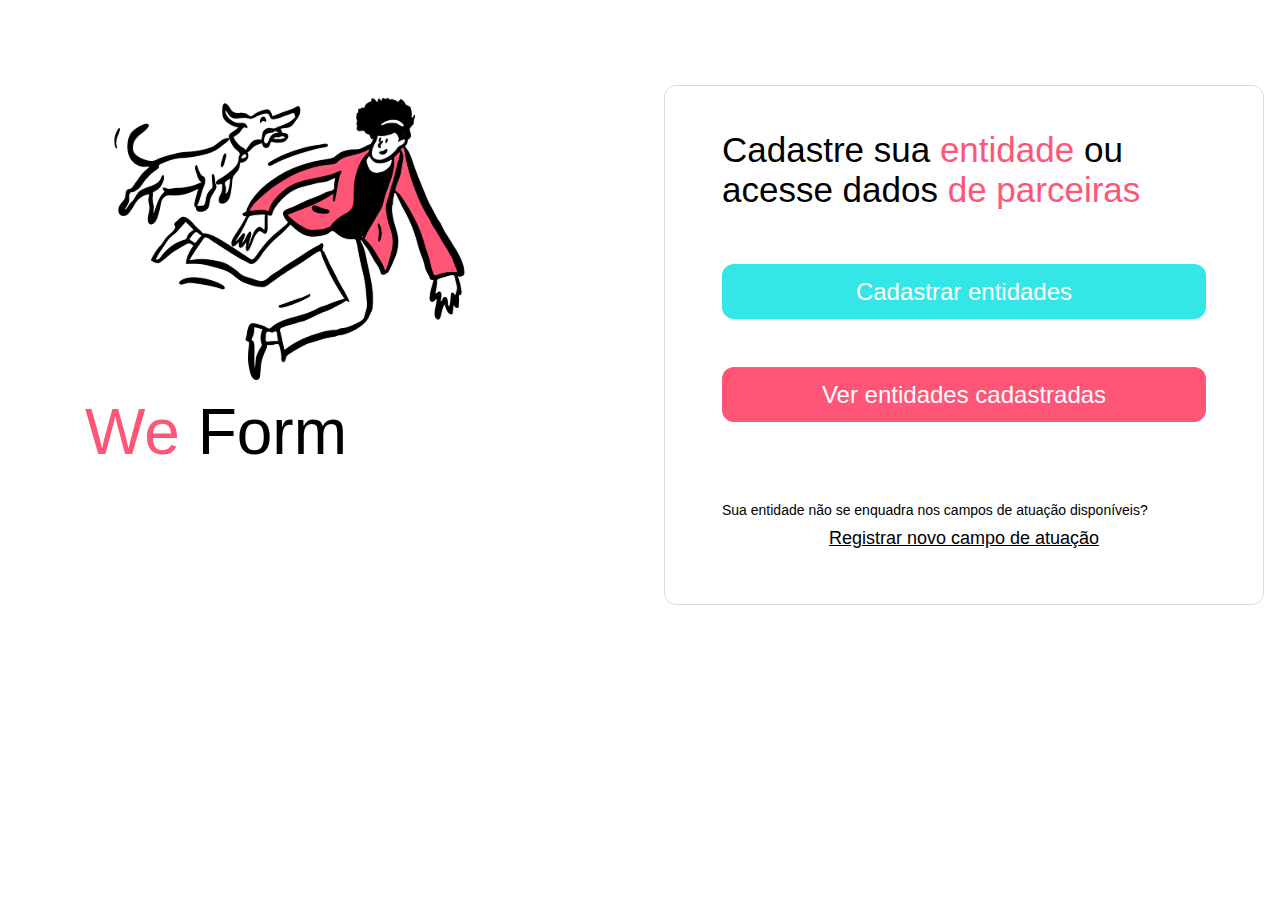
<file: index.html>
<!DOCTYPE html>
<html lang="en">
<head>
    <meta charset="UTF-8">
    <meta name="viewport" content="width=device-width, initial-scale=1.0">
    <title>Document</title>
    <link rel="stylesheet" href="styles.css">

    <link rel="stylesheet" href="assets/fontawesome/css/all.css">
</head>
<body>
    <div class="content">
        <aside>
            <img src="assets/hero.svg" alt="">

            <h1><span>We</span> Form</h1>
        </aside>

        <main>
            <h2>Cadastre sua <span>entidade</span> ou acesse dados <span>de parceiras</span></h2>

            <div class="actions">
                <a href="cadastro-entidade.html">Cadastrar entidades</a>
                <a href="">Ver entidades cadastradas</a>
            </div>

            <footer>
                <p>Sua entidade não se enquadra nos campos de atuação disponíveis?</p>
                <a href="">Registrar novo campo de atuação</a>
            </footer>
        </main>
    </div>
</body>
</html>
</file>
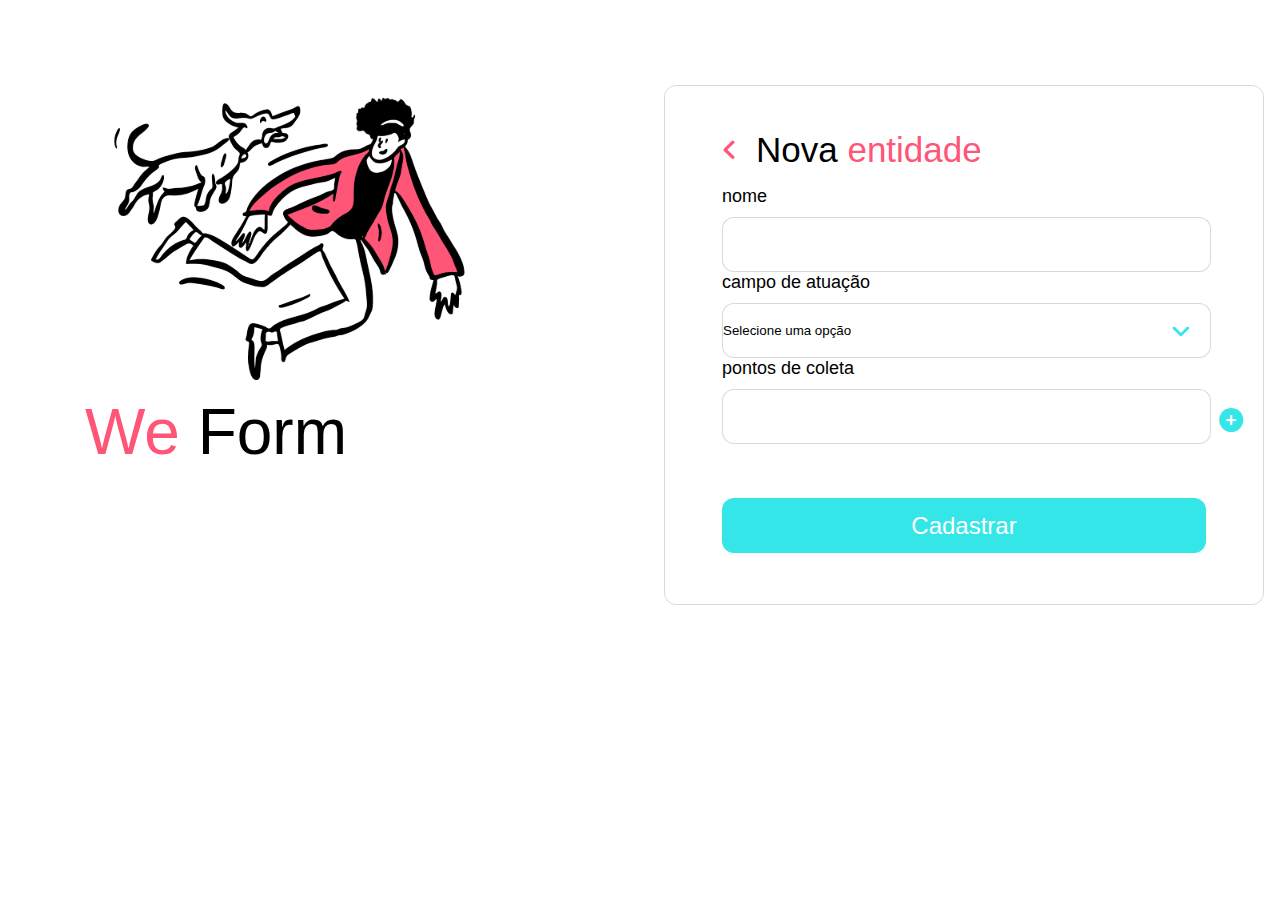
<file: cadastro-entidade.html>
<!DOCTYPE html>
<html lang="en">

<head>
    <meta charset="UTF-8">
    <meta name="viewport" content="width=device-width, initial-scale=1.0">
    <title>Document</title>
    <link rel="stylesheet" href="styles.css">

    <link rel="stylesheet" href="assets/fontawesome/css/all.css">
</head>

<body>
    <div class="content">
        <aside>
            <img src="assets/hero.svg" alt="">

            <h1><span>We</span> Form</h1>
        </aside>

        <main>

            <header>
                <a href="index.html">
                    <i class="fa-solid fa-angle-left"></i>
                </a>

                <h2>Nova <span>entidade</span></h2>
            </header>

            <form>
                <label for="input-name">Nome</label>
                <input type="text" id="input-name">

                <label for="input-field">Campo de atuação</label>
                <div class="select-div">
                    <select id="input-field">
                        <option value="">Selecione uma opção</option>
                        <option value="abrigo">Abrigo de animais</option>
                    </select>
                </div>

                <div class="points">
                    <label for="input-points">Pontos de coleta</label>
                    <input type="text" id="input-points">
                    <button>
                        <i class="fa-solid fa-circle-plus"></i>
                    </button>
                </div>
            </form>

            <div class="actions">
                <a href="">Cadastrar</a>
            </div>
        </main>
    </div>
</body>

</html>
</file>
<file: styles.css>
* {
    margin: 0;
    padding: 0;
    box-sizing: border-box;
}

:root {
    font-size: 62.5%;
    --default-border: 0.1rem solid rgba(0, 0, 0, 0.15);
    --default-border-radius: 1.2rem;
}

body {
    font-family: 'Roboto', sans-serif;
    font-size: 1.4rem;
}

.content {
    display: grid;
    grid-template-areas: 
        ". . . . ."
        ". hero  . form ."
        ". hero . form ."
        ". . . . ."
    ;

    gap: 8.5rem;
}

main {
    grid-area: form;
}

aside {
    grid-area: hero;
}

aside h1 {
    font-size: 64px;
    font-weight: 500;
}

aside h1 span, 
main h2 span {
    color: #FF5678;
}

main {
    width: 60rem;
    height: 52rem;
    border: var(--default-border);
    padding: 4.4rem 5.7rem;
    border-radius: var(--default-border-radius);
    position: relative; /*Para o posicionamrnto do + button*/
}

main h2 {
    max-width: 43rem;
    font-size: 3.5rem;
    font-weight: 500;
}

main .actions {
    display: flex;
    flex-flow: column wrap;
}

main .actions a {
    border-radius: var(--default-border-radius);
    text-decoration: none;
    font-size: 2.4rem;
    height: 5.5rem;
    background-color: #35E6E9;
    color: #FFF;

    display: flex;
    justify-content: center;
    align-items: center;
    margin-top: 5.4rem;
}

/* Informa que, a partir do segundo botão, a cor será essa */
main .actions a + a {
    background-color: #FF5678;
    margin-top: 4.8rem;
}

main footer p {
    font-size: 1.4rem;
    margin-top: 8rem;
}

main footer a {
    margin-top: 1rem;
    font-size: 1.8rem;
    display: block;
    text-align: center;
    color: #000;
}

/* Customizando o input */
main header {
    display: flex;
    align-items: center;
    gap: 1.8rem;
}

main header i {
    color: #FF5678;
    font-size: 2.5rem;
}

main form {
    margin-top: 1.6rem;
}

main form label {
    font-size: 1.8rem;
    font-weight: 400;
    text-transform: lowercase;
    display: block;
    margin-bottom: 1rem;
}

/* Aplica em main form input e main form select */
main form :is(input, select) {
    width: 489px;
    height: 5.5rem;
    background-color: #FFF;
    border: var(--default-border);
    border-radius: var(--default-border-radius);
}

/* Remove o seletor de opções. */
main form select {
    appearance: none;
}

/* Adiciona o seletor de opções personalizado */
main form .select-div {
    position: relative;
}

main form .select-div::after {
    content: '\f107';
    font-family: 'Font Awesome 6 Free';
    font-weight: 600;
    font-size: 2.2rem;
    color: #35E6E9;

    position: absolute;
    right: 1.6rem;
    top: 1.6rem;

}

/* Posicionamento do + button */
main form .points {
    position: relative;
}

main form input + button {
    position: absolute;
    right: -3.7rem;
    top: calc(2.7rem + 2.2rem);

    background-color: transparent;
    border: none;
    color: #35E6E9;
    font-size: 2.4rem;
    cursor: pointer;
}
</file>
